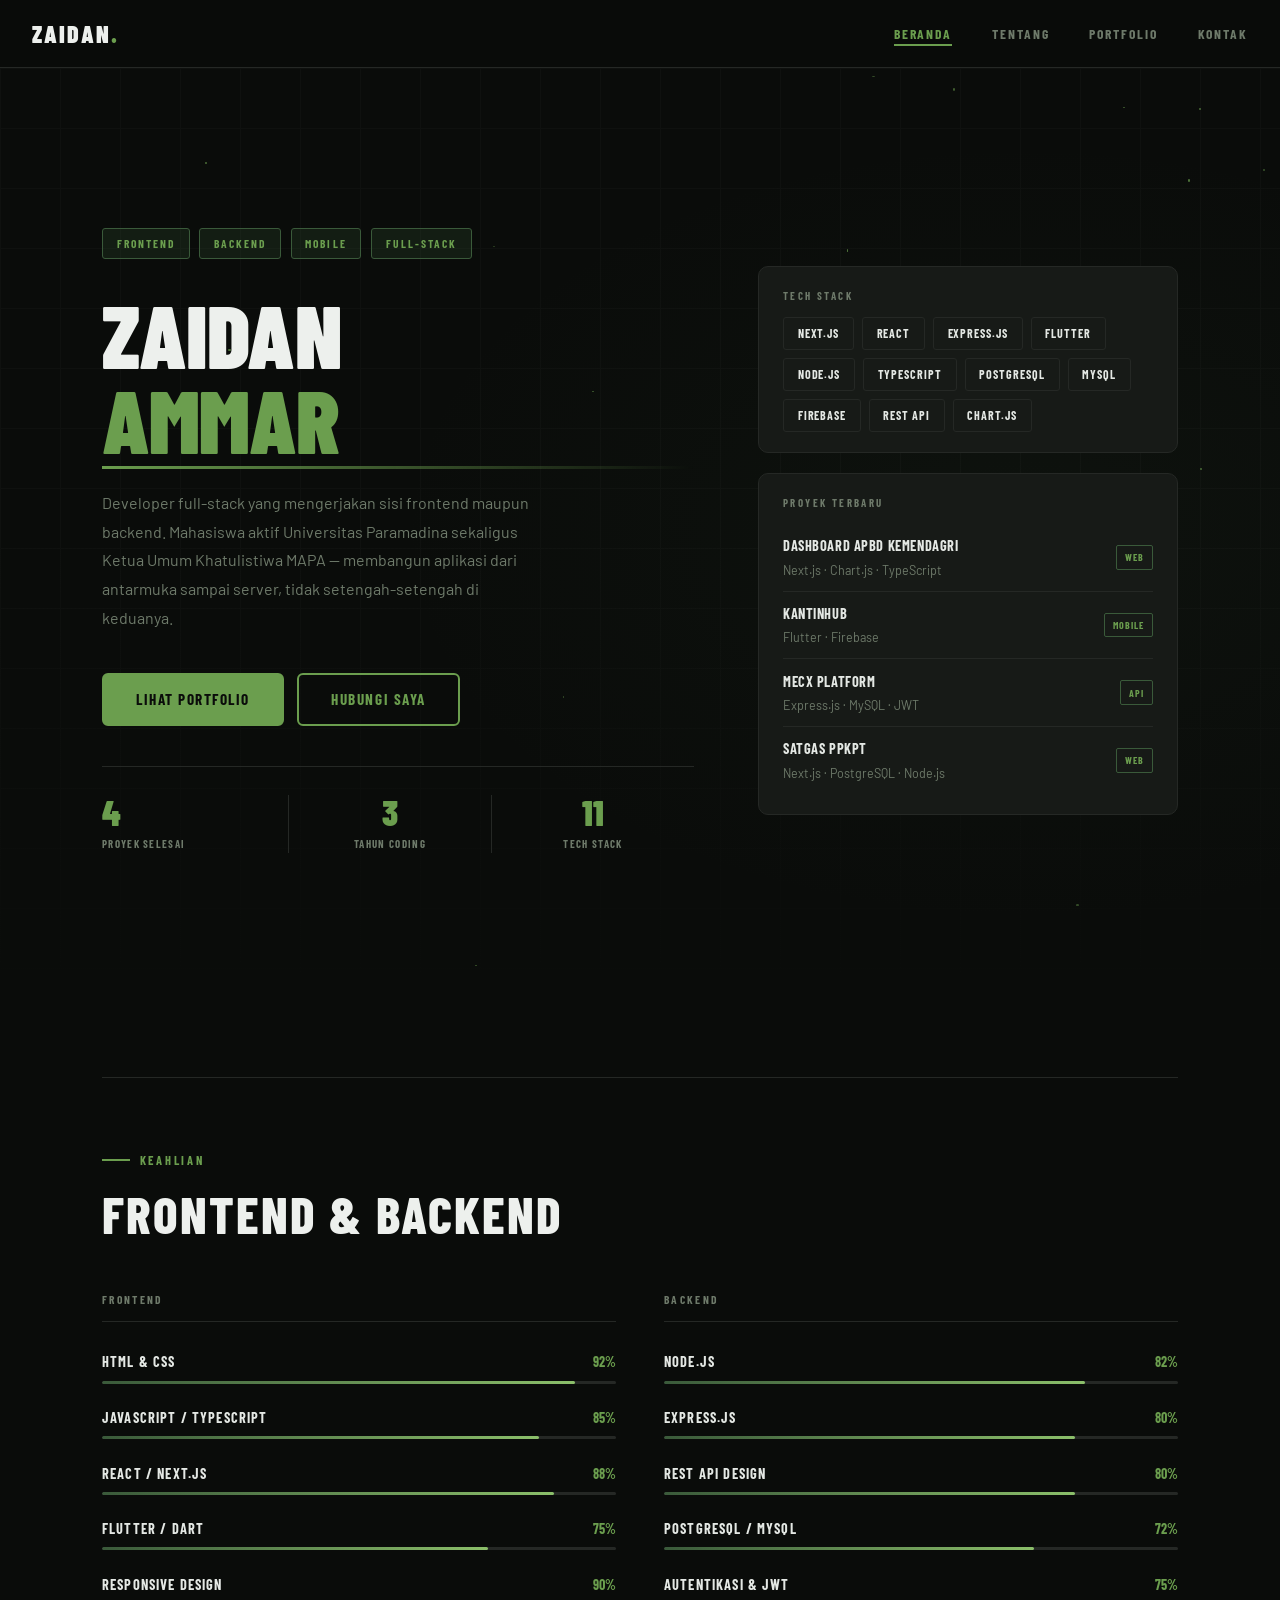
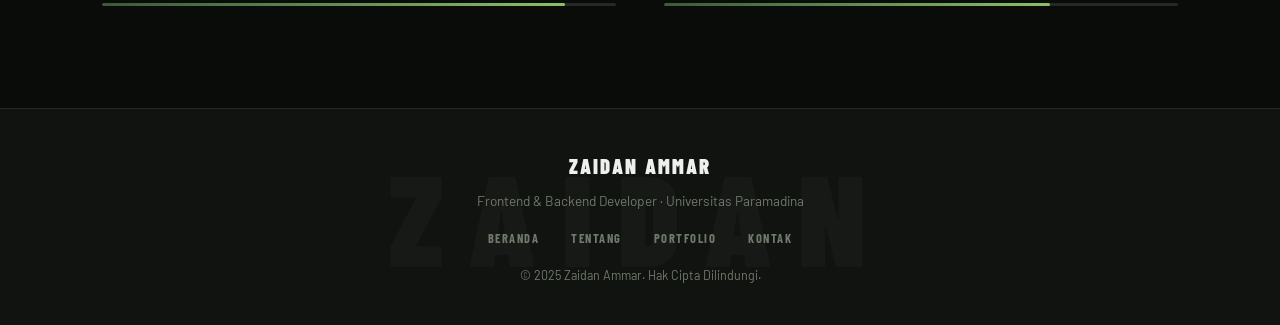
<file: index.html>
<!DOCTYPE html>
<html lang="id">
<head>
  <meta charset="UTF-8" />
  <meta name="viewport" content="width=device-width, initial-scale=1.0" />
  <meta name="description" content="Zaidan Ammar — Frontend dan Backend Developer, Universitas Paramadina" />

  <!-- SEO & Open Graph -->
  <meta property="og:title" content="Zaidan Ammar | Full-Stack Developer" />
  <meta property="og:description" content="Developer full-stack Next.js, Flutter, Node.js. Mahasiswa aktif Universitas Paramadina." />
  <meta property="og:type" content="website" />

  <title>Zaidan Ammar</title>
  <link rel="stylesheet" href="style.css" />
  <style>
    .hero-inner {
      display: grid;
      grid-template-columns: 1fr 420px;
      gap: 4rem;
      align-items: center;
      padding: 5rem 0 4rem;
    }
    .role-pills {
      display: flex;
      gap: 0.6rem;
      margin-bottom: 2rem;
      flex-wrap: wrap;
    }
    .role-pill {
      font-family: var(--font-display);
      font-size: 0.72rem;
      font-weight: 700;
      letter-spacing: 0.18em;
      text-transform: uppercase;
      padding: 0.3rem 0.85rem;
      border-radius: 3px;
      border: 1px solid var(--green);
      color: var(--accent);
      background: var(--green-dim);
      transition: all 0.25s;
    }
    .role-pill:hover {
      background: rgba(58,90,58,0.4);
      border-color: var(--accent);
    }
    .hero-name {
      font-family: var(--font-display);
      font-weight: 900;
      font-size: clamp(3.5rem, 7vw, 6rem);
      text-transform: uppercase;
      letter-spacing: -0.01em;
      line-height: 0.95;
      color: var(--white);
      margin-bottom: 1.75rem;
    }
    .hero-name .line2 {
      color: var(--accent);
      display: block;
      position: relative;
    }
    .hero-name .line2::after {
      content: '';
      position: absolute;
      bottom: -8px; left: 0;
      width: 0; height: 3px;
      background: linear-gradient(to right, var(--accent), transparent);
      animation: nameUnderline 0.8s 0.8s ease forwards;
    }
    @keyframes nameUnderline { to { width: 100%; } }
    .hero-desc {
      font-size: 1rem;
      line-height: 1.8;
      max-width: 440px;
      margin-bottom: 2.5rem;
    }
    .cta-row {
      display: flex;
      gap: 0.85rem;
      flex-wrap: wrap;
    }
    .hero-panel {
      display: flex;
      flex-direction: column;
      gap: 1.25rem;
    }
    .panel-section-title {
      font-family: var(--font-display);
      font-size: 0.68rem;
      font-weight: 700;
      letter-spacing: 0.22em;
      text-transform: uppercase;
      color: var(--muted);
      margin-bottom: 0.75rem;
    }
    .stack-chips { display: flex; flex-wrap: wrap; gap: 0.5rem; }
    .chip {
      font-family: var(--font-display);
      font-size: 0.75rem;
      font-weight: 700;
      letter-spacing: 0.08em;
      text-transform: uppercase;
      padding: 0.35rem 0.85rem;
      border-radius: 3px;
      border: 1px solid var(--border);
      color: var(--text);
      background: var(--surface);
      transition: all var(--trans);
    }
    .chip:hover {
      border-color: var(--green);
      color: var(--accent);
      transform: translateY(-2px);
    }
    .panel-card {
      background: var(--surface);
      border: 1px solid var(--border);
      border-radius: var(--r);
      padding: 1.25rem 1.5rem;
      transition: border-color var(--trans);
    }
    .panel-card:hover { border-color: var(--green); }
    .recent-item {
      display: flex;
      align-items: center;
      justify-content: space-between;
      padding: 0.65rem 0;
      border-bottom: 1px solid var(--border);
      transition: background var(--trans);
    }
    .recent-item:last-child { border-bottom: none; }
    .recent-item:hover { background: rgba(107,158,78,0.03); margin: 0 -1.5rem; padding-left: 1.5rem; padding-right: 1.5rem; }
    .recent-name {
      font-family: var(--font-display);
      font-size: 0.9rem;
      font-weight: 700;
      letter-spacing: 0.04em;
      text-transform: uppercase;
      color: var(--text);
    }
    .recent-stack { font-size: 0.78rem; color: var(--muted); margin-top: 0.1rem; }
    .recent-tag {
      font-family: var(--font-display);
      font-size: 0.62rem;
      font-weight: 700;
      letter-spacing: 0.1em;
      text-transform: uppercase;
      color: var(--accent);
      border: 1px solid var(--green);
      border-radius: 2px;
      padding: 0.2rem 0.5rem;
      white-space: nowrap;
    }
    .skills-split {
      display: grid;
      grid-template-columns: 1fr 1fr;
      gap: 3rem;
    }
    .skill-domain-title {
      font-family: var(--font-display);
      font-size: 0.72rem;
      font-weight: 700;
      letter-spacing: 0.2em;
      text-transform: uppercase;
      color: var(--muted);
      margin-bottom: 1.75rem;
      padding-bottom: 0.75rem;
      border-bottom: 1px solid var(--border);
    }
    .hero-left > * { animation: fadeUp 0.5s ease both; }
    .role-pills  { animation-delay: 0.05s; }
    .hero-name   { animation-delay: 0.12s; }
    .hero-desc   { animation-delay: 0.19s; }
    .cta-row     { animation-delay: 0.26s; }
    .hero-panel  { animation: fadeUp 0.5s ease 0.30s both; }
    .stat-row {
      display: flex;
      gap: 0;
      margin-top: 2.5rem;
      animation: fadeUp 0.5s ease 0.32s both;
      border-top: 1px solid var(--border);
      padding-top: 1.75rem;
    }
    .stat-item {
      flex: 1;
      text-align: center;
      padding: 0 1rem;
      border-right: 1px solid var(--border);
    }
    .stat-item:last-child { border-right: none; }
    .stat-item:first-child { padding-left: 0; text-align: left; }
    .stat-num {
      font-family: var(--font-display);
      font-size: 2.2rem;
      font-weight: 900;
      color: var(--accent);
      line-height: 1;
      display: block;
    }
    .stat-lbl {
      font-family: var(--font-display);
      font-size: 0.68rem;
      font-weight: 700;
      letter-spacing: 0.12em;
      text-transform: uppercase;
      color: var(--muted);
      margin-top: 0.3rem;
      display: block;
    }
    @media (max-width: 960px) {
      .hero-inner { grid-template-columns: 1fr; padding: 4rem 0 3rem; }
      .hero-panel { display: none; }
    }
    @media (max-width: 640px) {
      .skills-split { grid-template-columns: 1fr; gap: 2rem; }
    }
    @keyframes fadeUp {
      from { opacity: 0; transform: translateY(16px); }
      to   { opacity: 1; transform: translateY(0); }
    }
  </style>
</head>
<body>

  <div class="nav-progress" id="progress"></div>

  <nav class="main-nav">
    <div class="nav-brand">Zaidan<span>.</span></div>
    <div class="nav-toggle" onclick="document.getElementById('navLinks').classList.toggle('open')">
      <span></span><span></span><span></span>
    </div>
    <ul class="nav-links" id="navLinks">
      <li><a href="index.html" class="active">Beranda</a></li>
      <li><a href="tentang.html">Tentang</a></li>
      <li><a href="portfolio.html">Portfolio</a></li>
      <!-- FIX: Sebelumnya kontak.html — file aslinya adalah kontak.php -->
      <li><a href="kontak.php">Kontak</a></li>
    </ul>
  </nav>

  <main>
    <section class="hero">
      <div class="hero-grid-lines"></div>
      <div class="hero-grad"></div>
      <div class="hero-particles" id="particles"></div>

      <div class="container" style="width: 100%;">
        <div class="hero-inner">

          <div class="hero-left">
            <div class="role-pills">
              <span class="role-pill">Frontend</span>
              <span class="role-pill">Backend</span>
              <span class="role-pill">Mobile</span>
              <span class="role-pill">Full-Stack</span>
            </div>

            <div class="hero-name">
              Zaidan
              <span class="line2">Ammar</span>
            </div>

            <p class="hero-desc">
              Developer full-stack yang mengerjakan sisi frontend maupun backend. Mahasiswa aktif Universitas Paramadina sekaligus Ketua Umum Khatulistiwa MAPA — membangun aplikasi dari antarmuka sampai server, tidak setengah-setengah di keduanya.
            </p>

            <div class="cta-row">
              <a href="portfolio.html" class="btn btn-solid">Lihat Portfolio</a>
              <!-- FIX: kontak.html → kontak.php -->
              <a href="kontak.php" class="btn btn-ghost">Hubungi Saya</a>
            </div>

            <div class="stat-row">
              <div class="stat-item">
                <span class="stat-num" data-count="4">0</span>
                <span class="stat-lbl">Proyek Selesai</span>
              </div>
              <div class="stat-item">
                <span class="stat-num" data-count="3">0</span>
                <span class="stat-lbl">Tahun Coding</span>
              </div>
              <div class="stat-item">
                <span class="stat-num" data-count="11">0</span>
                <span class="stat-lbl">Tech Stack</span>
              </div>
            </div>
          </div>

          <div class="hero-panel">
            <div class="panel-card">
              <div class="panel-section-title">Tech Stack</div>
              <div class="stack-chips">
                <span class="chip">Next.js</span>
                <span class="chip">React</span>
                <span class="chip">Express.js</span>
                <span class="chip">Flutter</span>
                <span class="chip">Node.js</span>
                <span class="chip">TypeScript</span>
                <span class="chip">PostgreSQL</span>
                <span class="chip">MySQL</span>
                <span class="chip">Firebase</span>
                <span class="chip">REST API</span>
                <span class="chip">Chart.js</span>
              </div>
            </div>

            <div class="panel-card">
              <div class="panel-section-title">Proyek Terbaru</div>
              <div class="recent-item">
                <div>
                  <div class="recent-name">Dashboard APBD Kemendagri</div>
                  <div class="recent-stack">Next.js · Chart.js · TypeScript</div>
                </div>
                <span class="recent-tag">Web</span>
              </div>
              <div class="recent-item">
                <div>
                  <div class="recent-name">KantinHub</div>
                  <div class="recent-stack">Flutter · Firebase</div>
                </div>
                <span class="recent-tag">Mobile</span>
              </div>
              <div class="recent-item">
                <div>
                  <div class="recent-name">MECX Platform</div>
                  <div class="recent-stack">Express.js · MySQL · JWT</div>
                </div>
                <span class="recent-tag">API</span>
              </div>
              <div class="recent-item">
                <div>
                  <div class="recent-name">Satgas PPKPT</div>
                  <div class="recent-stack">Next.js · PostgreSQL · Node.js</div>
                </div>
                <span class="recent-tag">Web</span>
              </div>
            </div>
          </div>

        </div>
      </div>
    </section>

    <section>
      <div class="container">
        <hr style="margin-bottom: 4rem;" />
        <span class="label reveal">Keahlian</span>
        <h2 style="margin-bottom: 3rem;" class="reveal reveal-delay-1">Frontend &amp; Backend</h2>

        <div class="skills-split">
          <div class="reveal reveal-delay-2">
            <div class="skill-domain-title">Frontend</div>
            <div class="skill-row">
              <div class="skill-head"><span>HTML &amp; CSS</span><span>92%</span></div>
              <div class="skill-track"><div class="skill-fill" style="--target-width: 92%"></div></div>
            </div>
            <div class="skill-row">
              <div class="skill-head"><span>JavaScript / TypeScript</span><span>85%</span></div>
              <div class="skill-track"><div class="skill-fill" style="--target-width: 85%"></div></div>
            </div>
            <div class="skill-row">
              <div class="skill-head"><span>React / Next.js</span><span>88%</span></div>
              <div class="skill-track"><div class="skill-fill" style="--target-width: 88%"></div></div>
            </div>
            <div class="skill-row">
              <div class="skill-head"><span>Flutter / Dart</span><span>75%</span></div>
              <div class="skill-track"><div class="skill-fill" style="--target-width: 75%"></div></div>
            </div>
            <div class="skill-row">
              <div class="skill-head"><span>Responsive Design</span><span>90%</span></div>
              <div class="skill-track"><div class="skill-fill" style="--target-width: 90%"></div></div>
            </div>
          </div>

          <div class="reveal reveal-delay-3">
            <div class="skill-domain-title">Backend</div>
            <div class="skill-row">
              <div class="skill-head"><span>Node.js</span><span>82%</span></div>
              <div class="skill-track"><div class="skill-fill" style="--target-width: 82%"></div></div>
            </div>
            <div class="skill-row">
              <div class="skill-head"><span>Express.js</span><span>80%</span></div>
              <div class="skill-track"><div class="skill-fill" style="--target-width: 80%"></div></div>
            </div>
            <div class="skill-row">
              <div class="skill-head"><span>REST API Design</span><span>80%</span></div>
              <div class="skill-track"><div class="skill-fill" style="--target-width: 80%"></div></div>
            </div>
            <div class="skill-row">
              <div class="skill-head"><span>PostgreSQL / MySQL</span><span>72%</span></div>
              <div class="skill-track"><div class="skill-fill" style="--target-width: 72%"></div></div>
            </div>
            <div class="skill-row">
              <div class="skill-head"><span>Autentikasi &amp; JWT</span><span>75%</span></div>
              <div class="skill-track"><div class="skill-fill" style="--target-width: 75%"></div></div>
            </div>
          </div>
        </div>

      </div>
    </section>
  </main>

  <footer>
    <div class="container">
      <div class="foot-brand">Zaidan Ammar</div>
      <p>Frontend &amp; Backend Developer · Universitas Paramadina</p>
      <nav class="foot-links">
        <a href="index.html">Beranda</a>
        <a href="tentang.html">Tentang</a>
        <a href="portfolio.html">Portfolio</a>
        <!-- FIX: kontak.html → kontak.php -->
        <a href="kontak.php">Kontak</a>
      </nav>
      <p style="margin-top:0.75rem; font-size:0.78rem;">&copy; 2025 Zaidan Ammar. Hak Cipta Dilindungi.</p>
    </div>
  </footer>

  <script>
    window.addEventListener('scroll', () => {
      const total = document.documentElement.scrollHeight - window.innerHeight;
      document.getElementById('progress').style.width = (total > 0 ? (window.scrollY / total) * 100 : 0) + '%';
    });

    (function spawnParticles() {
      const container = document.getElementById('particles');
      if (!container) return;
      for (let i = 0; i < 18; i++) {
        const p = document.createElement('span');
        p.className = 'particle';
        p.style.cssText = `
          left: ${Math.random() * 100}%;
          top: ${Math.random() * 100}%;
          animation-duration: ${6 + Math.random() * 10}s;
          animation-delay: ${Math.random() * 8}s;
          width: ${1 + Math.random() * 2}px;
          height: ${1 + Math.random() * 2}px;
          opacity: ${0.3 + Math.random() * 0.4};
        `;
        container.appendChild(p);
      }
    })();

    function animateCount(el, target, duration) {
      let start = 0;
      const step = (timestamp) => {
        if (!start) start = timestamp;
        const progress = Math.min((timestamp - start) / duration, 1);
        el.textContent = Math.round(progress * target);
        if (progress < 1) requestAnimationFrame(step);
        else el.textContent = target;
      };
      requestAnimationFrame(step);
    }

    // FIX: Counter sekarang dijalankan langsung saat halaman load
    // (sebelumnya hanya trigger via IntersectionObserver yang tidak mendeteksi
    //  elemen hero yang sudah visible dari awal)
    window.addEventListener('DOMContentLoaded', () => {
      document.querySelectorAll('[data-count]').forEach(c => {
        animateCount(c, parseInt(c.dataset.count), 1500);
      });
    });

    const observer = new IntersectionObserver((entries) => {
      entries.forEach(entry => {
        if (entry.isIntersecting) {
          entry.target.classList.add('visible');
          entry.target.querySelectorAll('.skill-fill').forEach(fill => {
            fill.classList.add('animated');
          });
          observer.unobserve(entry.target);
        }
      });
    }, { threshold: 0.15 });

    document.querySelectorAll('.reveal').forEach(el => observer.observe(el));

    const skillObs = new IntersectionObserver((entries) => {
      entries.forEach(entry => {
        if (entry.isIntersecting) {
          entry.target.querySelectorAll('.skill-fill').forEach(fill => fill.classList.add('animated'));
          skillObs.unobserve(entry.target);
        }
      });
    }, { threshold: 0.2 });

    document.querySelectorAll('.skills-split').forEach(el => skillObs.observe(el));
  </script>

</body>
</html>
</file>
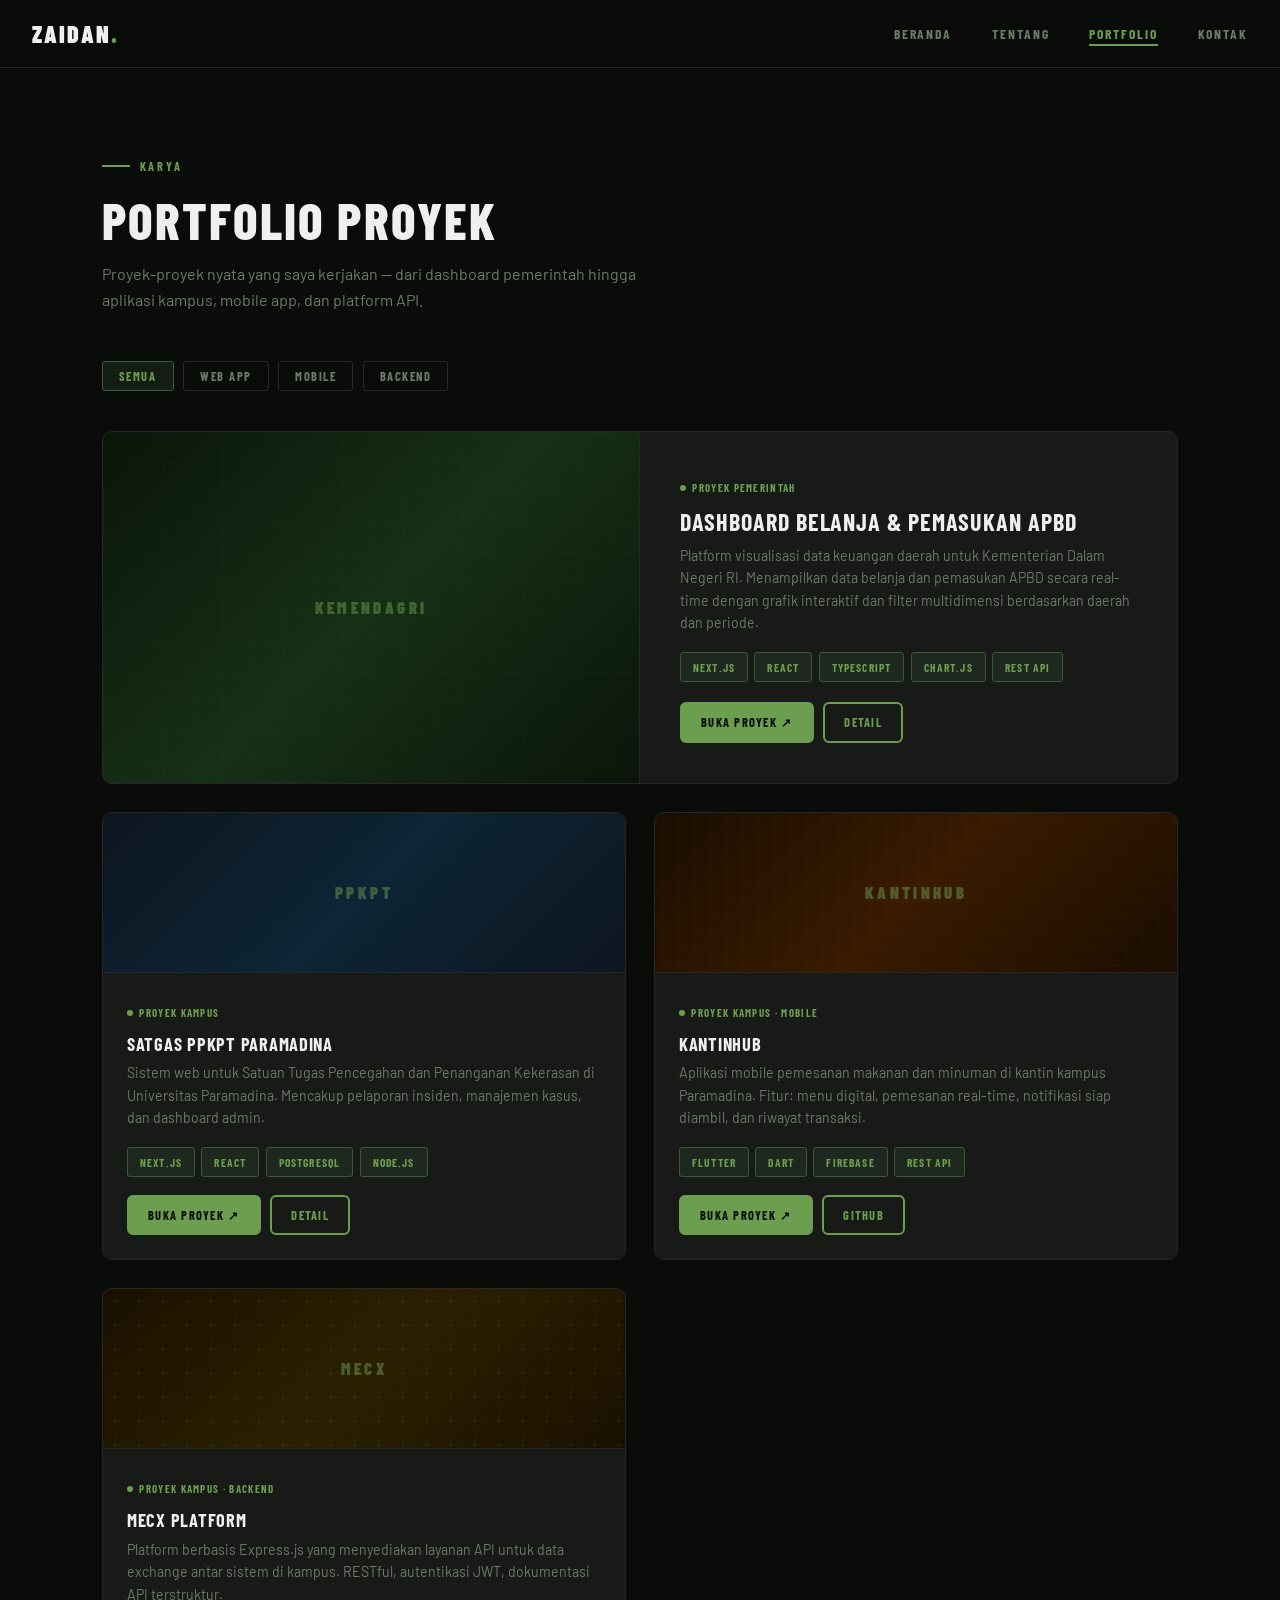
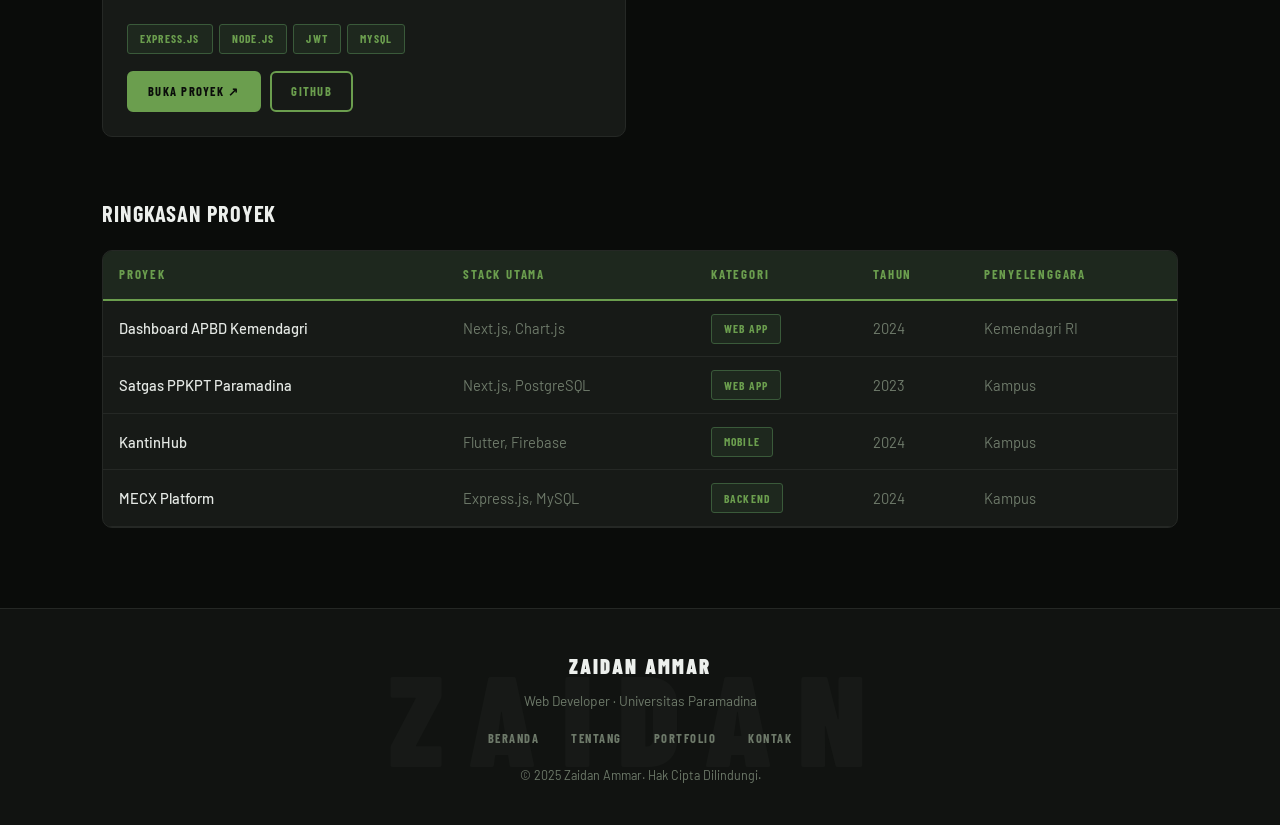
<file: portfolio.html>
<!DOCTYPE html>
<html lang="id">
<head>
  <meta charset="UTF-8" />
  <meta name="viewport" content="width=device-width, initial-scale=1.0" />
  <title>Zaidan Ammar | Portfolio</title>
  <meta name="description" content="Portfolio proyek Zaidan Ammar — Dashboard Kemendagri, KantinHub, MECX Platform, Satgas PPKPT." />
  <link rel="stylesheet" href="style.css" />
  <style>
    .proj-grid {
      display: grid;
      grid-template-columns: 1fr 1fr;
      gap: 1.75rem;
    }
    .proj-featured {
      grid-column: 1 / -1;
      display: grid;
      grid-template-columns: 1fr 1fr;
      background: var(--surface);
      border: 1px solid var(--border);
      border-radius: var(--r);
      overflow: hidden;
      transition: all 0.35s cubic-bezier(0.22, 1, 0.36, 1);
    }
    .proj-featured:hover {
      border-color: var(--green);
      box-shadow: var(--glow);
      transform: translateY(-4px);
    }
    .proj-featured .proj-thumb {
      height: 100%;
      min-height: 240px;
      border-bottom: none;
      border-right: 1px solid var(--border);
    }
    .proj-featured .proj-body { padding: 2.5rem; }
    .proj-featured h3 { font-size: 1.5rem; margin-bottom: 0.6rem; }
    .status {
      display: inline-flex;
      align-items: center;
      gap: 0.4rem;
      font-family: var(--font-display);
      font-size: 0.68rem;
      font-weight: 700;
      letter-spacing: 0.12em;
      text-transform: uppercase;
      color: var(--accent);
      margin-bottom: 0.75rem;
    }
    .status-dot {
      width: 6px; height: 6px;
      border-radius: 50%;
      background: var(--accent);
      animation: blink 2s infinite;
    }
    @keyframes blink {
      0%, 100% { opacity: 1; transform: scale(1); }
      50% { opacity: 0.4; transform: scale(0.8); }
    }

    /* FIX: Filter menyembunyikan featured card dengan benar */
    /* Saat filter aktif, proj-grid diubah ke 1 kolom kalau featured tersembunyi */
    .proj-grid.no-featured {
      grid-template-columns: 1fr 1fr;
    }

    @media (max-width: 900px) {
      .proj-grid { grid-template-columns: 1fr; }
      .proj-featured { grid-template-columns: 1fr; }
      .proj-featured .proj-thumb { border-right: none; border-bottom: 1px solid var(--border); min-height: 160px; }
    }
  </style>
</head>
<body>

  <div class="nav-progress" id="progress"></div>

  <nav class="main-nav">
    <div class="nav-brand">Zaidan<span>.</span></div>
    <div class="nav-toggle" onclick="document.getElementById('navLinks').classList.toggle('open')">
      <span></span><span></span><span></span>
    </div>
    <ul class="nav-links" id="navLinks">
      <li><a href="index.html">Beranda</a></li>
      <li><a href="tentang.html">Tentang</a></li>
      <li><a href="portfolio.html" class="active">Portfolio</a></li>
      <!-- FIX: kontak.html → kontak.php -->
      <li><a href="kontak.php">Kontak</a></li>
    </ul>
  </nav>

  <main>
    <section>
      <div class="container">
        <span class="label reveal">Karya</span>
        <h2 style="margin-bottom: 0.75rem;" class="reveal reveal-delay-1">Portfolio Proyek</h2>
        <p style="margin-bottom: 3rem; font-size: 1rem; max-width: 540px;" class="reveal reveal-delay-2">
          Proyek-proyek nyata yang saya kerjakan — dari dashboard pemerintah hingga aplikasi kampus, mobile app, dan platform API.
        </p>

        <!-- Filter bar -->
        <div class="filter-bar reveal reveal-delay-3">
          <button class="filter-btn active" onclick="filterProj('all', this)">Semua</button>
          <button class="filter-btn" onclick="filterProj('web', this)">Web App</button>
          <button class="filter-btn" onclick="filterProj('mobile', this)">Mobile</button>
          <button class="filter-btn" onclick="filterProj('backend', this)">Backend</button>
        </div>

        <!-- Projects grid -->
        <div class="proj-grid" id="projGrid">

          <!-- 1. Dashboard APBD Kemendagri — FEATURED -->
          <div class="proj-featured proj-card reveal" data-cat="web" id="featuredProj">
            <div class="proj-thumb" style="background: linear-gradient(135deg, #0a150a, #163016, #0a150a);">
              <svg width="100%" height="100%" style="position:absolute;inset:0;opacity:0.15" xmlns="http://www.w3.org/2000/svg">
                <defs><pattern id="g1" width="30" height="30" patternUnits="userSpaceOnUse"><path d="M 30 0 L 0 0 0 30" fill="none" stroke="#6b9e4e" stroke-width="0.5"/></pattern></defs>
                <rect width="100%" height="100%" fill="url(#g1)"/>
              </svg>
              <span class="proj-thumb-text">Kemendagri</span>
            </div>
            <div class="proj-body">
              <div class="status"><span class="status-dot"></span>Proyek Pemerintah</div>
              <h3>Dashboard Belanja &amp; Pemasukan APBD</h3>
              <p>Platform visualisasi data keuangan daerah untuk Kementerian Dalam Negeri RI. Menampilkan data belanja dan pemasukan APBD secara real-time dengan grafik interaktif dan filter multidimensi berdasarkan daerah dan periode.</p>
              <div class="proj-tags" style="margin-bottom: 1.25rem;">
                <span class="tag">Next.js</span>
                <span class="tag">React</span>
                <span class="tag">TypeScript</span>
                <span class="tag">Chart.js</span>
                <span class="tag">REST API</span>
              </div>
              <div class="proj-links">
                <!--
                  ⚠️  GANTI LINK DI BAWAH INI:
                  Contoh: href="https://dashboard-apbd.vercel.app"
                -->
                <a href="#" class="btn btn-solid btn-sm" title="Tambahkan link Vercel di sini">Buka Proyek ↗</a>
                <a href="#" class="btn btn-ghost btn-sm">Detail</a>
              </div>
            </div>
          </div>

          <!-- 2. Satgas PPKPT -->
          <div class="proj-card reveal reveal-delay-1" data-cat="web">
            <div class="proj-thumb" style="background: linear-gradient(135deg, #0d1520, #0d2535, #0d1520);">
              <svg width="100%" height="100%" style="position:absolute;inset:0;opacity:0.12" xmlns="http://www.w3.org/2000/svg">
                <defs><pattern id="g2" width="20" height="20" patternUnits="userSpaceOnUse"><circle cx="10" cy="10" r="0.8" fill="#6b9e4e"/></pattern></defs>
                <rect width="100%" height="100%" fill="url(#g2)"/>
              </svg>
              <span class="proj-thumb-text">PPKPT</span>
            </div>
            <div class="proj-body">
              <div class="status"><span class="status-dot"></span>Proyek Kampus</div>
              <h3>Satgas PPKPT Paramadina</h3>
              <p>Sistem web untuk Satuan Tugas Pencegahan dan Penanganan Kekerasan di Universitas Paramadina. Mencakup pelaporan insiden, manajemen kasus, dan dashboard admin.</p>
              <div class="proj-tags">
                <span class="tag">Next.js</span>
                <span class="tag">React</span>
                <span class="tag">PostgreSQL</span>
                <span class="tag">Node.js</span>
              </div>
              <div class="proj-links" style="margin-top: 1rem;">
                <!-- ⚠️  GANTI LINK INI dengan link Vercel PPKPT kamu -->
                <a href="#" class="btn btn-solid btn-sm" title="Tambahkan link Vercel di sini">Buka Proyek ↗</a>
                <a href="#" class="btn btn-ghost btn-sm">Detail</a>
              </div>
            </div>
          </div>

          <!-- 3. KantinHub -->
          <div class="proj-card reveal reveal-delay-2" data-cat="mobile">
            <div class="proj-thumb" style="background: linear-gradient(135deg, #1a0d00, #3a1a00, #1a0d00);">
              <svg width="100%" height="100%" style="position:absolute;inset:0;opacity:0.12" xmlns="http://www.w3.org/2000/svg">
                <defs><pattern id="g3" width="16" height="16" patternUnits="userSpaceOnUse"><path d="M8 0 L8 16 M0 8 L16 8" fill="none" stroke="#6b9e4e" stroke-width="0.4"/></pattern></defs>
                <rect width="100%" height="100%" fill="url(#g3)"/>
              </svg>
              <span class="proj-thumb-text">KantinHub</span>
            </div>
            <div class="proj-body">
              <div class="status"><span class="status-dot"></span>Proyek Kampus · Mobile</div>
              <h3>KantinHub</h3>
              <p>Aplikasi mobile pemesanan makanan dan minuman di kantin kampus Paramadina. Fitur: menu digital, pemesanan real-time, notifikasi siap diambil, dan riwayat transaksi.</p>
              <div class="proj-tags">
                <span class="tag">Flutter</span>
                <span class="tag">Dart</span>
                <span class="tag">Firebase</span>
                <span class="tag">REST API</span>
              </div>
              <div class="proj-links" style="margin-top: 1rem;">
                <!-- ⚠️  GANTI LINK INI dengan link demo/APK KantinHub kamu -->
                <a href="#" class="btn btn-solid btn-sm" title="Tambahkan link demo di sini">Buka Proyek ↗</a>
                <!-- ⚠️  GANTI LINK INI dengan link GitHub repo kamu -->
                <a href="https://github.com/USERNAME_KAMU" target="_blank" class="btn btn-ghost btn-sm">GitHub</a>
              </div>
            </div>
          </div>

          <!-- 4. MECX -->
          <div class="proj-card reveal reveal-delay-3" data-cat="backend">
            <div class="proj-thumb" style="background: linear-gradient(135deg, #1a1000, #2a2000, #1a1000);">
              <svg width="100%" height="100%" style="position:absolute;inset:0;opacity:0.12" xmlns="http://www.w3.org/2000/svg">
                <defs><pattern id="g4" width="24" height="24" patternUnits="userSpaceOnUse"><path d="M0 12 L24 12 M12 0 L12 24" fill="none" stroke="#6b9e4e" stroke-width="0.4"/><circle cx="12" cy="12" r="1.5" fill="#6b9e4e"/></pattern></defs>
                <rect width="100%" height="100%" fill="url(#g4)"/>
              </svg>
              <span class="proj-thumb-text">MECX</span>
            </div>
            <div class="proj-body">
              <div class="status"><span class="status-dot"></span>Proyek Kampus · Backend</div>
              <h3>MECX Platform</h3>
              <p>Platform berbasis Express.js yang menyediakan layanan API untuk data exchange antar sistem di kampus. RESTful, autentikasi JWT, dokumentasi API terstruktur.</p>
              <div class="proj-tags">
                <span class="tag">Express.js</span>
                <span class="tag">Node.js</span>
                <span class="tag">JWT</span>
                <span class="tag">MySQL</span>
              </div>
              <div class="proj-links" style="margin-top: 1rem;">
                <!-- ⚠️  GANTI LINK INI dengan link demo MECX kamu -->
                <a href="#" class="btn btn-solid btn-sm" title="Tambahkan link demo di sini">Buka Proyek ↗</a>
                <!-- ⚠️  GANTI LINK INI dengan link GitHub repo MECX kamu -->
                <a href="https://github.com/USERNAME_KAMU" target="_blank" class="btn btn-ghost btn-sm">GitHub</a>
              </div>
            </div>
          </div>

        </div>

        <!-- Tabel ringkasan -->
        <h3 style="margin: 4rem 0 1.5rem; color: var(--white);" class="reveal">Ringkasan Proyek</h3>
        <div style="background: var(--surface); border: 1px solid var(--border); border-radius: var(--r); overflow: hidden;" class="reveal reveal-delay-1">
          <table>
            <thead>
              <tr>
                <th>Proyek</th>
                <th>Stack Utama</th>
                <th>Kategori</th>
                <th>Tahun</th>
                <th>Penyelenggara</th>
              </tr>
            </thead>
            <tbody>
              <tr>
                <td>Dashboard APBD Kemendagri</td>
                <td>Next.js, Chart.js</td>
                <td><span class="tag">Web App</span></td>
                <td>2024</td>
                <td>Kemendagri RI</td>
              </tr>
              <tr>
                <td>Satgas PPKPT Paramadina</td>
                <td>Next.js, PostgreSQL</td>
                <td><span class="tag">Web App</span></td>
                <td>2023</td>
                <td>Kampus</td>
              </tr>
              <tr>
                <td>KantinHub</td>
                <td>Flutter, Firebase</td>
                <td><span class="tag">Mobile</span></td>
                <td>2024</td>
                <td>Kampus</td>
              </tr>
              <tr>
                <td>MECX Platform</td>
                <td>Express.js, MySQL</td>
                <td><span class="tag">Backend</span></td>
                <td>2024</td>
                <td>Kampus</td>
              </tr>
            </tbody>
          </table>
        </div>

      </div>
    </section>
  </main>

  <footer>
    <div class="container">
      <div class="foot-brand">Zaidan Ammar</div>
      <p>Web Developer · Universitas Paramadina</p>
      <nav class="foot-links">
        <a href="index.html">Beranda</a>
        <a href="tentang.html">Tentang</a>
        <a href="portfolio.html">Portfolio</a>
        <!-- FIX: kontak.html → kontak.php -->
        <a href="kontak.php">Kontak</a>
      </nav>
      <p style="margin-top:0.75rem; font-size:0.78rem;">&copy; 2025 Zaidan Ammar. Hak Cipta Dilindungi.</p>
    </div>
  </footer>

  <script>
    window.addEventListener('scroll', () => {
      const total = document.documentElement.scrollHeight - window.innerHeight;
      document.getElementById('progress').style.width = (total > 0 ? (window.scrollY / total) * 100 : 0) + '%';
    });

    // FIX: Filter sekarang menangani proj-featured dengan benar
    // Saat featured card tersembunyi, grid-column-nya di-reset biar tidak ada gap kosong
    function filterProj(cat, btn) {
      document.querySelectorAll('.filter-btn').forEach(b => b.classList.remove('active'));
      btn.classList.add('active');

      const grid = document.getElementById('projGrid');
      const featured = document.getElementById('featuredProj');

      document.querySelectorAll('[data-cat]').forEach(card => {
        const show = cat === 'all' || card.dataset.cat === cat;

        if (!show) {
          card.style.transition = 'opacity 0.25s, transform 0.25s';
          card.style.opacity = '0';
          card.style.transform = 'translateY(10px)';
          setTimeout(() => {
            card.style.display = 'none';
            // Kalau featured tersembunyi, hapus span penuh
            if (card === featured) {
              card.style.gridColumn = '';
            }
          }, 250);
        } else {
          card.style.display = '';
          // Kembalikan span penuh untuk featured
          if (card === featured) {
            card.style.gridColumn = '1 / -1';
          }
          setTimeout(() => {
            card.style.opacity = '1';
            card.style.transform = '';
          }, 10);
        }
      });
    }

    const observer = new IntersectionObserver((entries) => {
      entries.forEach(entry => {
        if (entry.isIntersecting) {
          entry.target.classList.add('visible');
          observer.unobserve(entry.target);
        }
      });
    }, { threshold: 0.1 });

    document.querySelectorAll('.reveal').forEach(el => observer.observe(el));
  </script>

</body>
</html>
</file>
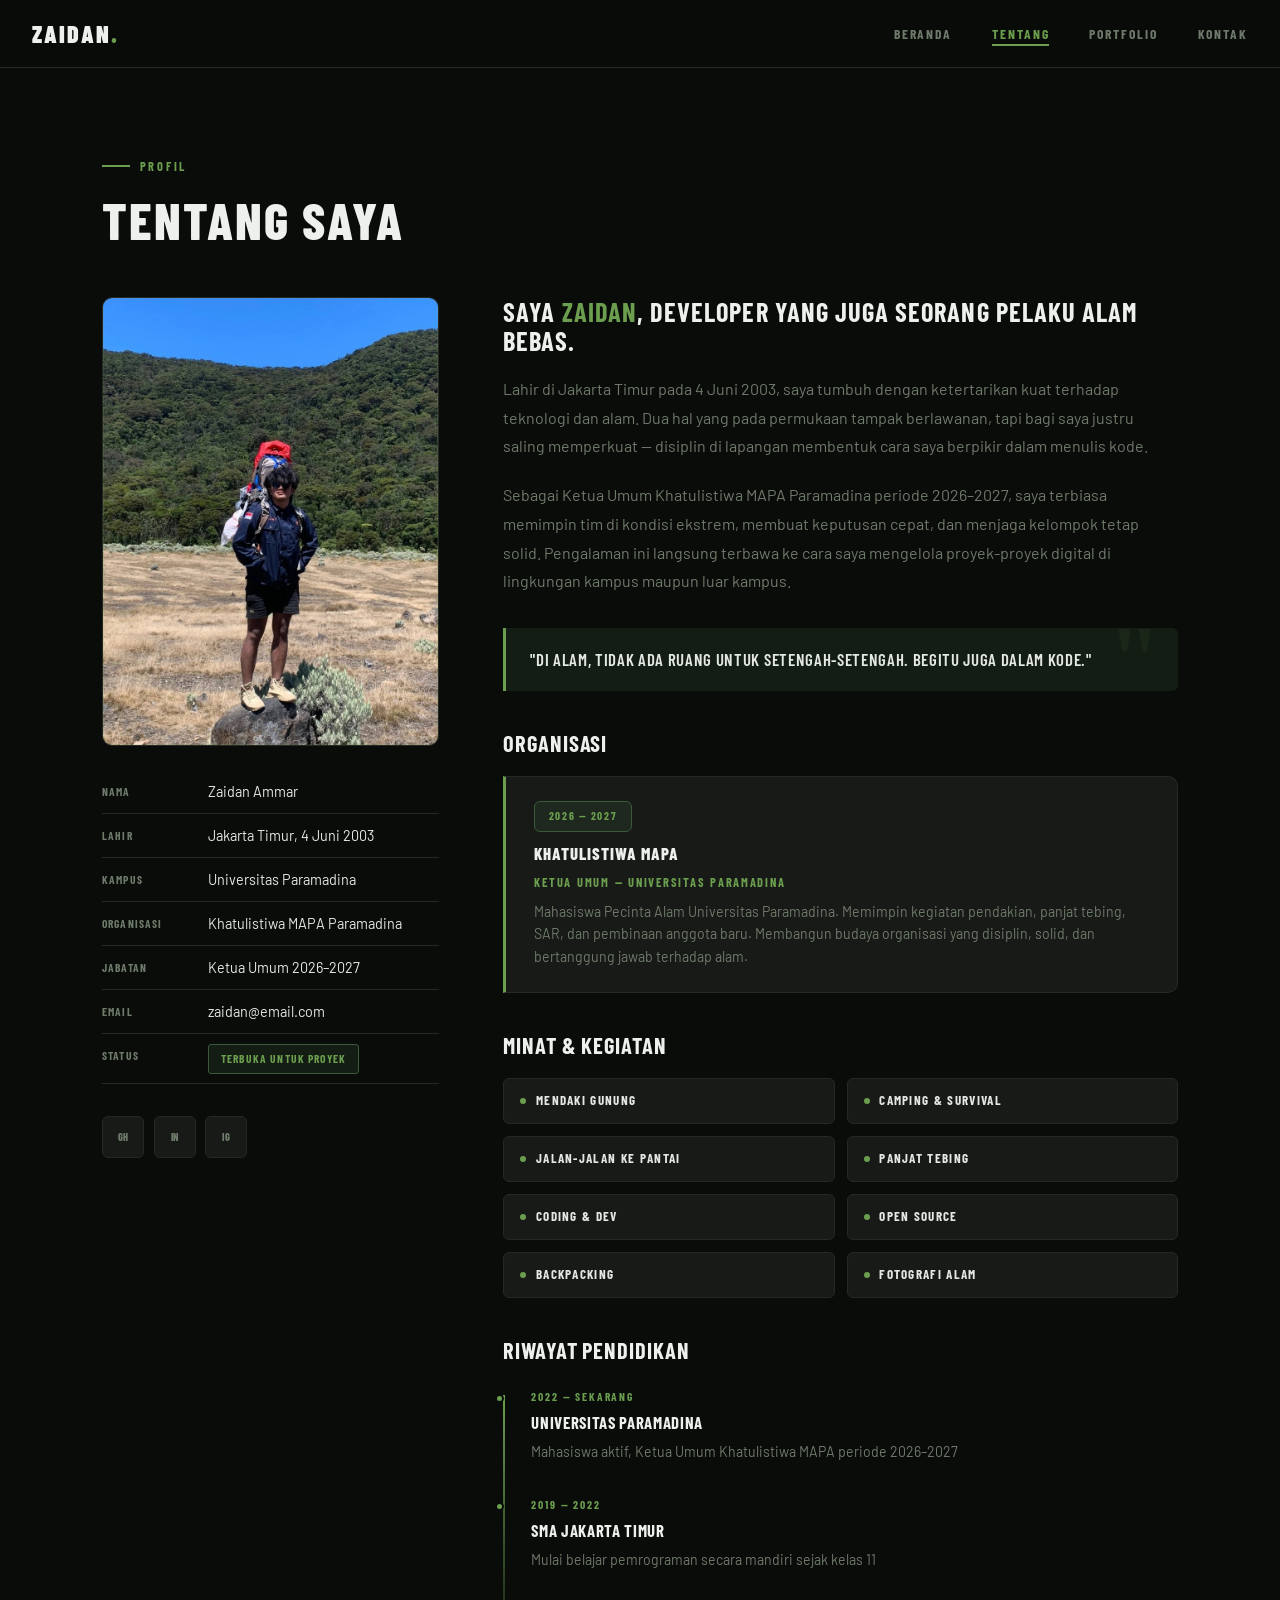
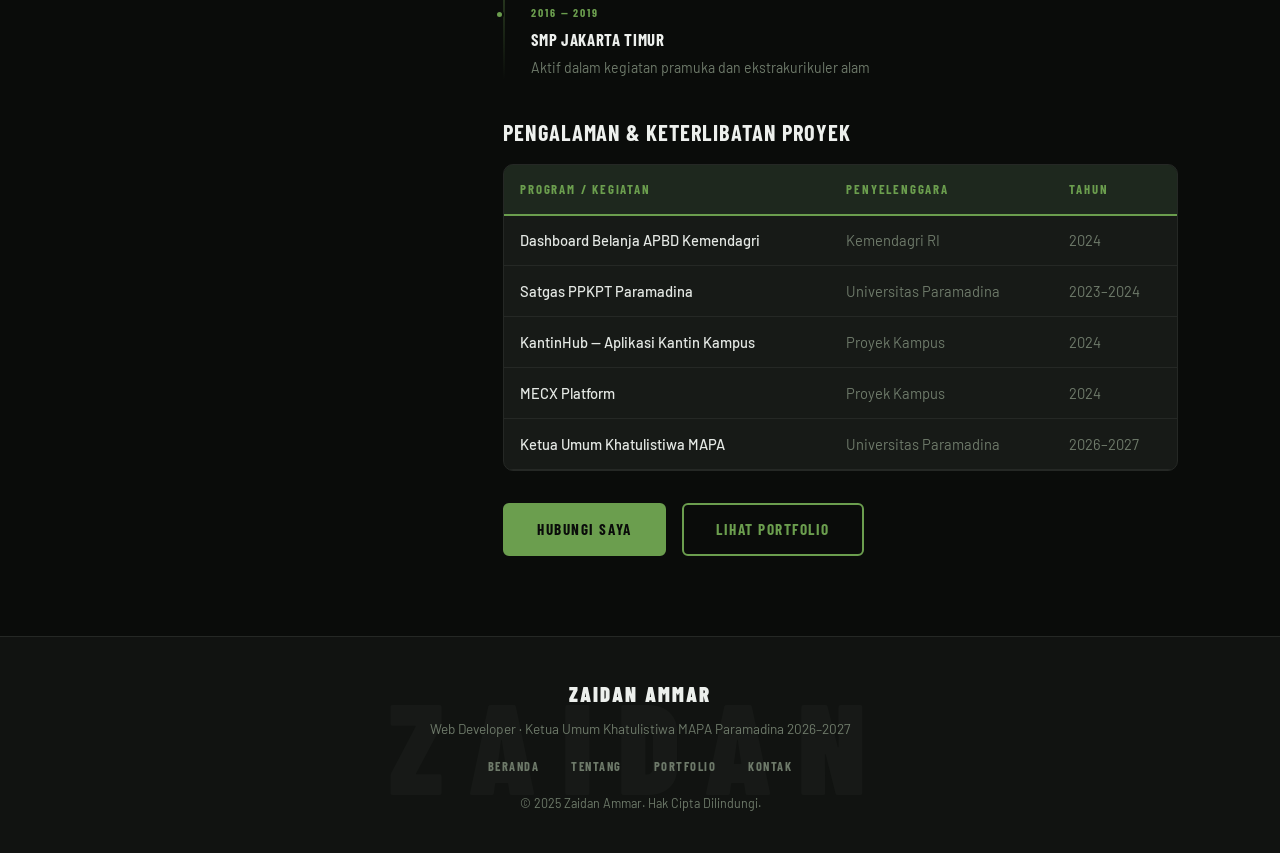
<file: tentang.html>
<!DOCTYPE html>
<html lang="id">
<head>
  <meta charset="UTF-8" />
  <meta name="viewport" content="width=device-width, initial-scale=1.0" />
  <title>Zaidan Ammar | Tentang</title>
  <link rel="stylesheet" href="style.css" />
  <style>
    .hl { color: var(--accent); }

    /* ---- Table wrap ---- */
    .table-wrap {
      background: var(--surface);
      border: 1px solid var(--border);
      border-radius: var(--r);
      overflow: hidden;
    }

    /* ---- Period badge ---- */
    .period-badge {
      display: inline-flex;
      align-items: center;
      gap: 0.5rem;
      background: var(--green-dim);
      border: 1px solid var(--green);
      border-radius: var(--r-sm);
      padding: 0.35rem 0.85rem;
      font-family: var(--font-display);
      font-size: 0.7rem;
      font-weight: 700;
      letter-spacing: 0.14em;
      text-transform: uppercase;
      color: var(--accent);
      margin-bottom: 0.5rem;
    }
  </style>
</head>
<body>

  <div class="nav-progress" id="progress"></div>

  <nav class="main-nav">
    <div class="nav-brand">Zaidan<span>.</span></div>
    <div class="nav-toggle" onclick="document.getElementById('navLinks').classList.toggle('open')">
      <span></span><span></span><span></span>
    </div>
    <ul class="nav-links" id="navLinks">
      <li><a href="index.html">Beranda</a></li>
      <li><a href="tentang.html" class="active">Tentang</a></li>
      <li><a href="portfolio.html">Portfolio</a></li>
      <li><a href="kontak.html">Kontak</a></li>
    </ul>
  </nav>

  <main>
    <section>
      <div class="container">
        <span class="label reveal">Profil</span>
        <h2 style="margin-bottom: 3rem;" class="reveal reveal-delay-1">Tentang Saya</h2>

        <div class="grid-about">

          <!-- Kolom kiri: foto + data -->
          <div class="reveal reveal-delay-1">
            <div class="about-photo">
              <img
                src="image/profil.jpg"
                alt="Zaidan Ammar"
                onerror="this.style.display='none'; this.nextElementSibling.style.display='flex'"
              />
              <span class="photo-init" style="display:none">ZA</span>
            </div>

            <!-- Data Diri -->
            <ul class="info-list">
              <li>
                <span class="info-key">Nama</span>
                <span class="info-val">Zaidan Ammar</span>
              </li>
              <li>
                <span class="info-key">Lahir</span>
                <span class="info-val">Jakarta Timur, 4 Juni 2003</span>
              </li>
              <li>
                <span class="info-key">Kampus</span>
                <span class="info-val">Universitas Paramadina</span>
              </li>
              <li>
                <span class="info-key">Organisasi</span>
                <span class="info-val">Khatulistiwa MAPA Paramadina</span>
              </li>
              <li>
                <span class="info-key">Jabatan</span>
                <span class="info-val">Ketua Umum 2026–2027</span>
              </li>
              <li>
                <span class="info-key">Email</span>
                <a href="mailto:zaidan@email.com" class="info-val">zaidan@email.com</a>
              </li>
              <li>
                <span class="info-key">Status</span>
                <span class="info-val"><span class="tag">Terbuka untuk Proyek</span></span>
              </li>
            </ul>

            <!-- Social -->
            <div class="soc-links">
              <a href="https://github.com" target="_blank" rel="noopener" class="soc-link" title="GitHub">GH</a>
              <a href="https://linkedin.com" target="_blank" rel="noopener" class="soc-link" title="LinkedIn">IN</a>
              <a href="https://instagram.com" target="_blank" rel="noopener" class="soc-link" title="Instagram">IG</a>
            </div>
          </div>

          <!-- Kolom kanan: narasi -->
          <div>
            <h3 style="font-size: 1.65rem; margin-bottom: 1.25rem;" class="reveal">
              Saya <span class="hl">Zaidan</span>, developer yang juga seorang pelaku alam bebas.
            </h3>

            <p style="margin-bottom: 1.25rem; font-size: 1rem; line-height: 1.8;" class="reveal reveal-delay-1">
              Lahir di Jakarta Timur pada 4 Juni 2003, saya tumbuh dengan ketertarikan kuat terhadap teknologi dan alam. Dua hal yang pada permukaan tampak berlawanan, tapi bagi saya justru saling memperkuat — disiplin di lapangan membentuk cara saya berpikir dalam menulis kode.
            </p>

            <p style="margin-bottom: 1.25rem; font-size: 1rem; line-height: 1.8;" class="reveal reveal-delay-2">
              Sebagai Ketua Umum Khatulistiwa MAPA Paramadina periode 2026–2027, saya terbiasa memimpin tim di kondisi ekstrem, membuat keputusan cepat, dan menjaga kelompok tetap solid. Pengalaman ini langsung terbawa ke cara saya mengelola proyek-proyek digital di lingkungan kampus maupun luar kampus.
            </p>

            <div class="blockquote reveal reveal-delay-3">
              "Di alam, tidak ada ruang untuk setengah-setengah. Begitu juga dalam kode."
            </div>

            <!-- Organisasi -->
            <h3 style="margin: 2.5rem 0 1.25rem;" class="reveal">Organisasi</h3>

            <div class="org-card reveal reveal-delay-1">
              <div class="period-badge">2026 — 2027</div>
              <div class="org-title">Khatulistiwa MAPA</div>
              <div class="org-role">Ketua Umum — Universitas Paramadina</div>
              <p>
                Mahasiswa Pecinta Alam Universitas Paramadina. Memimpin kegiatan pendakian, panjat tebing, SAR, dan pembinaan anggota baru. Membangun budaya organisasi yang disiplin, solid, dan bertanggung jawab terhadap alam.
              </p>
            </div>

            <!-- Hobi -->
            <h3 style="margin: 2.5rem 0 1.25rem;" class="reveal">Minat &amp; Kegiatan</h3>
            <div class="hobi-list reveal reveal-delay-1">
              <div class="hobi-item"><span class="hobi-dot"></span>Mendaki Gunung</div>
              <div class="hobi-item"><span class="hobi-dot"></span>Camping &amp; Survival</div>
              <div class="hobi-item"><span class="hobi-dot"></span>Jalan-jalan ke Pantai</div>
              <div class="hobi-item"><span class="hobi-dot"></span>Panjat Tebing</div>
              <div class="hobi-item"><span class="hobi-dot"></span>Coding &amp; Dev</div>
              <div class="hobi-item"><span class="hobi-dot"></span>Open Source</div>
              <div class="hobi-item"><span class="hobi-dot"></span>Backpacking</div>
              <div class="hobi-item"><span class="hobi-dot"></span>Fotografi Alam</div>
            </div>

            <!-- Pendidikan -->
            <h3 style="margin: 2.5rem 0 1.5rem;" class="reveal">Riwayat Pendidikan</h3>
            <div class="timeline reveal reveal-delay-1">
              <div class="tl-item">
                <div class="tl-year">2022 — Sekarang</div>
                <div class="tl-title">Universitas Paramadina</div>
                <div class="tl-sub">Mahasiswa aktif, Ketua Umum Khatulistiwa MAPA periode 2026–2027</div>
              </div>
              <div class="tl-item">
                <div class="tl-year">2019 — 2022</div>
                <div class="tl-title">SMA Jakarta Timur</div>
                <div class="tl-sub">Mulai belajar pemrograman secara mandiri sejak kelas 11</div>
              </div>
              <div class="tl-item">
                <div class="tl-year">2016 — 2019</div>
                <div class="tl-title">SMP Jakarta Timur</div>
                <div class="tl-sub">Aktif dalam kegiatan pramuka dan ekstrakurikuler alam</div>
              </div>
            </div>

            <!-- Tabel pengalaman -->
            <h3 style="margin: 2.5rem 0 1.25rem;" class="reveal">Pengalaman &amp; Keterlibatan Proyek</h3>
            <div class="table-wrap reveal reveal-delay-1">
              <table>
                <thead>
                  <tr>
                    <th>Program / Kegiatan</th>
                    <th>Penyelenggara</th>
                    <th>Tahun</th>
                  </tr>
                </thead>
                <tbody>
                  <tr>
                    <td>Dashboard Belanja APBD Kemendagri</td>
                    <td>Kemendagri RI</td>
                    <td>2024</td>
                  </tr>
                  <tr>
                    <td>Satgas PPKPT Paramadina</td>
                    <td>Universitas Paramadina</td>
                    <td>2023–2024</td>
                  </tr>
                  <tr>
                    <td>KantinHub — Aplikasi Kantin Kampus</td>
                    <td>Proyek Kampus</td>
                    <td>2024</td>
                  </tr>
                  <tr>
                    <td>MECX Platform</td>
                    <td>Proyek Kampus</td>
                    <td>2024</td>
                  </tr>
                  <tr>
                    <td>Ketua Umum Khatulistiwa MAPA</td>
                    <td>Universitas Paramadina</td>
                    <td>2026–2027</td>
                  </tr>
                </tbody>
              </table>
            </div>

            <div style="margin-top: 2rem;" class="reveal">
              <a href="kontak.html" class="btn btn-solid">Hubungi Saya</a>
              <a href="portfolio.html" class="btn btn-ghost" style="margin-left: 0.85rem;">Lihat Portfolio</a>
            </div>
          </div>
        </div>
      </div>
    </section>
  </main>

  <footer>
    <div class="container">
      <div class="foot-brand">Zaidan Ammar</div>
      <p>Web Developer · Ketua Umum Khatulistiwa MAPA Paramadina 2026–2027</p>
      <nav class="foot-links">
        <a href="index.html">Beranda</a>
        <a href="tentang.html">Tentang</a>
        <a href="portfolio.html">Portfolio</a>
        <a href="kontak.html">Kontak</a>
      </nav>
      <p style="margin-top:0.75rem; font-size:0.78rem;">&copy; 2025 Zaidan Ammar. Hak Cipta Dilindungi.</p>
    </div>
  </footer>

  <script>
    window.addEventListener('scroll', () => {
      const total = document.documentElement.scrollHeight - window.innerHeight;
      document.getElementById('progress').style.width = (total > 0 ? (window.scrollY / total) * 100 : 0) + '%';
    });

    const observer = new IntersectionObserver((entries) => {
      entries.forEach(entry => {
        if (entry.isIntersecting) {
          entry.target.classList.add('visible');
          observer.unobserve(entry.target);
        }
      });
    }, { threshold: 0.12 });

    document.querySelectorAll('.reveal').forEach(el => observer.observe(el));
  </script>

</body>
</html>
</file>
<file: style.css>
/* ============================================================
   ZAIDAN AMMAR - Portfolio CSS
   Tema: Maskulin, Alam, Petualangan
   Palet: Hitam batu, Hijau hutan tua, Putih bersih, Abu logam
   Font: Barlow Condensed (display) + Barlow (body)
   ============================================================ */

@import url('https://fonts.googleapis.com/css2?family=Barlow+Condensed:wght@400;600;700;800;900&family=Barlow:wght@300;400;500;600&display=swap');

/* ============ CSS VARIABLES ============ */
:root {
  --bg:         #0a0c0a;
  --bg-2:       #111311;
  --surface:    #171a17;
  --border:     #252825;
  --green:      #3a5a3a;
  --green-dim:  rgba(58, 90, 58, 0.22);
  --green-glow: rgba(58, 90, 58, 0.10);
  --accent:     #6b9e4e;
  --accent-lt:  #8bbf6a;
  --text:       #e4e8e4;
  --muted:      #6e7a6a;
  --white:      #edf0ed;

  --font-display: 'Barlow Condensed', 'Impact', sans-serif;
  --font-body:    'Barlow', 'Segoe UI', sans-serif;

  --r:    10px;
  --r-sm:  6px;
  --shadow: 0 4px 32px rgba(0,0,0,0.6);
  --glow:   0 0 40px rgba(58, 90, 58, 0.18);
  --trans:  0.28s ease;
}

/* ============ RESET ============ */
*, *::before, *::after { margin: 0; padding: 0; box-sizing: border-box; }
html { scroll-behavior: smooth; }

body {
  font-family: var(--font-body);
  background: var(--bg);
  color: var(--text);
  line-height: 1.65;
  font-size: 16px;
  min-height: 100vh;
  overflow-x: hidden;
}

/* ============ CURSOR CUSTOM ============ */
body { cursor: crosshair; }
a, button, .btn, .filter-btn, .chip { cursor: pointer; }

/* ============ TYPOGRAPHY ============ */
h1, h2, h3, h4 {
  font-family: var(--font-display);
  text-transform: uppercase;
  letter-spacing: 0.04em;
  line-height: 1.1;
  color: var(--white);
}

h1 { font-size: clamp(3rem, 8vw, 6.5rem); font-weight: 900; }
h2 { font-size: clamp(2rem, 4vw, 3.2rem); font-weight: 800; }
h3 { font-size: 1.4rem; font-weight: 700; }
h4 { font-size: 1rem; font-weight: 700; }
p  { color: var(--muted); font-weight: 400; }

a { color: var(--accent); text-decoration: none; transition: color var(--trans); }
a:hover { color: var(--accent-lt); }

ul, ol { list-style: none; }
img { max-width: 100%; display: block; }

/* ============ LAYOUT ============ */
.container { max-width: 1140px; margin: 0 auto; padding: 0 2rem; }
section { padding: 5rem 0; }

/* ============ SECTION LABEL ============ */
.label {
  display: inline-flex;
  align-items: center;
  gap: 0.6rem;
  font-family: var(--font-display);
  font-size: 0.78rem;
  font-weight: 700;
  letter-spacing: 0.22em;
  text-transform: uppercase;
  color: var(--accent);
  margin-bottom: 1rem;
}

.label::before {
  content: '';
  display: block;
  width: 28px;
  height: 2px;
  background: var(--accent);
}

hr { border: none; border-top: 1px solid var(--border); margin: 0; }

/* ============ BUTTON ============ */
.btn {
  display: inline-flex;
  align-items: center;
  gap: 0.5rem;
  font-family: var(--font-display);
  font-size: 0.95rem;
  font-weight: 700;
  letter-spacing: 0.1em;
  text-transform: uppercase;
  padding: 0.75rem 2rem;
  border-radius: var(--r-sm);
  border: 2px solid transparent;
  cursor: pointer;
  transition: all var(--trans);
  text-decoration: none;
  position: relative;
  overflow: hidden;
}

.btn::after {
  content: '';
  position: absolute;
  inset: 0;
  background: rgba(255,255,255,0.05);
  opacity: 0;
  transition: opacity 0.2s;
}
.btn:hover::after { opacity: 1; }

.btn-solid {
  background: var(--accent);
  color: var(--bg);
  border-color: var(--accent);
}
.btn-solid:hover {
  background: var(--accent-lt);
  border-color: var(--accent-lt);
  color: var(--bg);
  transform: translateY(-2px);
  box-shadow: 0 8px 24px rgba(107,158,78,0.35);
}

.btn-ghost {
  background: transparent;
  color: var(--accent);
  border-color: var(--accent);
}
.btn-ghost:hover {
  background: var(--green-dim);
  color: var(--accent-lt);
  border-color: var(--accent-lt);
  transform: translateY(-2px);
}

.btn-sm { font-size: 0.78rem; padding: 0.5rem 1.2rem; }

/* ============ BADGE / TAG ============ */
.tag {
  display: inline-block;
  font-family: var(--font-display);
  font-size: 0.72rem;
  font-weight: 700;
  letter-spacing: 0.1em;
  text-transform: uppercase;
  padding: 0.28rem 0.75rem;
  border-radius: 3px;
  background: var(--green-dim);
  color: var(--accent);
  border: 1px solid var(--green);
}

/* ============ NAVIGATION ============ */
nav.main-nav {
  position: fixed;
  top: 0; left: 0; right: 0;
  z-index: 100;
  height: 68px;
  background: rgba(10,12,10,0.92);
  backdrop-filter: blur(18px);
  -webkit-backdrop-filter: blur(18px);
  border-bottom: 1px solid var(--border);
  display: flex;
  align-items: center;
  justify-content: space-between;
  padding: 0 2rem;
  animation: navSlideDown 0.6s ease forwards;
}

@keyframes navSlideDown {
  from { transform: translateY(-100%); opacity: 0; }
  to   { transform: translateY(0);     opacity: 1; }
}

.nav-brand {
  font-family: var(--font-display);
  font-weight: 900;
  font-size: 1.5rem;
  letter-spacing: 0.08em;
  text-transform: uppercase;
  color: var(--white);
  transition: color var(--trans);
}

.nav-brand:hover { color: var(--accent); }
.nav-brand span { color: var(--accent); }

.nav-links {
  display: flex;
  gap: 2.5rem;
  align-items: center;
}

.nav-links a {
  font-family: var(--font-display);
  font-size: 0.85rem;
  font-weight: 700;
  letter-spacing: 0.14em;
  text-transform: uppercase;
  color: var(--muted);
  transition: color var(--trans);
  border-bottom: 2px solid transparent;
  padding-bottom: 2px;
  position: relative;
}

.nav-links a::after {
  content: '';
  position: absolute;
  bottom: -2px;
  left: 0;
  right: 100%;
  height: 2px;
  background: var(--accent);
  transition: right 0.3s ease;
}

.nav-links a:hover::after,
.nav-links a.active::after { right: 0; }

.nav-links a:hover,
.nav-links a.active { color: var(--accent); border-bottom-color: transparent; }

.nav-toggle {
  display: none;
  flex-direction: column;
  gap: 5px;
  cursor: pointer;
  padding: 5px;
}

.nav-toggle span {
  display: block;
  width: 26px;
  height: 2px;
  background: var(--text);
  border-radius: 1px;
  transition: all 0.3s;
}

@media (max-width: 700px) {
  .nav-toggle { display: flex; }
  .nav-links {
    display: none;
    position: fixed;
    top: 68px;
    left: 0; right: 0;
    background: var(--bg-2);
    flex-direction: column;
    padding: 1.5rem 2rem;
    gap: 1.5rem;
    border-bottom: 1px solid var(--border);
  }
  .nav-links.open { display: flex; }
}

/* ============ PAGE WRAPPER ============ */
main { padding-top: 68px; }

.nav-progress {
  position: fixed;
  top: 68px; left: 0;
  height: 2px;
  background: linear-gradient(to right, var(--green), var(--accent-lt));
  z-index: 99;
  width: 0%;
  transition: width 0.1s linear;
  box-shadow: 0 0 8px var(--accent);
}

/* ============ HERO ============ */
.hero {
  position: relative;
  display: flex;
  align-items: flex-start;
  overflow: hidden;
}

.hero-grid-lines {
  position: absolute;
  inset: 0;
  background-image:
    linear-gradient(var(--border) 1px, transparent 1px),
    linear-gradient(90deg, var(--border) 1px, transparent 1px);
  background-size: 60px 60px;
  opacity: 0.2;
  pointer-events: none;
  animation: gridPan 30s linear infinite;
}

@keyframes gridPan {
  0%   { background-position: 0 0; }
  100% { background-position: 60px 60px; }
}

.hero-grad {
  position: absolute;
  inset: 0;
  background:
    radial-gradient(ellipse 70% 60% at 80% 50%, rgba(58,90,58,0.08) 0%, transparent 70%),
    linear-gradient(to bottom, transparent 50%, var(--bg) 100%);
  pointer-events: none;
}

/* Floating particles */
.hero-particles {
  position: absolute;
  inset: 0;
  pointer-events: none;
  overflow: hidden;
}

.particle {
  position: absolute;
  width: 2px;
  height: 2px;
  border-radius: 50%;
  background: var(--accent);
  opacity: 0;
  animation: particleFloat linear infinite;
}

@keyframes particleFloat {
  0%   { opacity: 0; transform: translateY(0) scale(0); }
  10%  { opacity: 0.6; }
  90%  { opacity: 0.2; }
  100% { opacity: 0; transform: translateY(-120vh) scale(1.5); }
}

.hero-content { position: relative; z-index: 1; }

/* ============ SKILL BAR ============ */
.skill-row { margin-bottom: 1.4rem; }

.skill-head {
  display: flex;
  justify-content: space-between;
  margin-bottom: 0.4rem;
}

.skill-head span:first-child {
  font-family: var(--font-display);
  font-weight: 700;
  font-size: 0.9rem;
  letter-spacing: 0.08em;
  text-transform: uppercase;
  color: var(--text);
}

.skill-head span:last-child {
  font-family: var(--font-display);
  font-weight: 700;
  font-size: 0.88rem;
  color: var(--accent);
}

.skill-track {
  height: 3px;
  background: var(--border);
  border-radius: 2px;
  overflow: hidden;
}

.skill-fill {
  height: 100%;
  background: linear-gradient(to right, var(--green), var(--accent-lt));
  border-radius: 2px;
  width: 0%;
  transition: width 1.2s cubic-bezier(0.22, 1, 0.36, 1);
}

.skill-fill.animated { width: var(--target-width); }

/* ============ TABLE ============ */
table { width: 100%; border-collapse: collapse; font-size: 0.92rem; }

thead tr { border-bottom: 2px solid var(--accent); background: var(--green-dim); }
thead th {
  padding: 0.85rem 1rem;
  text-align: left;
  font-family: var(--font-display);
  font-size: 0.8rem;
  font-weight: 700;
  letter-spacing: 0.14em;
  text-transform: uppercase;
  color: var(--accent);
}

tbody tr { border-bottom: 1px solid var(--border); transition: background var(--trans); }
tbody tr:hover { background: rgba(107,158,78,0.04); }
tbody td { padding: 0.8rem 1rem; color: var(--muted); }
tbody td:first-child { color: var(--text); font-weight: 500; }

/* ============ FORM ============ */
.form-group { margin-bottom: 1.4rem; }

label {
  display: block;
  font-family: var(--font-display);
  font-size: 0.78rem;
  font-weight: 700;
  letter-spacing: 0.14em;
  text-transform: uppercase;
  color: var(--text);
  margin-bottom: 0.5rem;
}

input[type="text"],
input[type="email"],
input[type="tel"],
textarea,
select {
  width: 100%;
  background: var(--bg-2);
  border: 1px solid var(--border);
  border-radius: var(--r-sm);
  padding: 0.85rem 1rem;
  color: var(--text);
  font-family: var(--font-body);
  font-size: 0.95rem;
  outline: none;
  transition: border-color var(--trans), box-shadow var(--trans);
  appearance: none;
}

input:focus, textarea:focus, select:focus {
  border-color: var(--accent);
  box-shadow: 0 0 0 3px var(--green-dim);
}

input::placeholder, textarea::placeholder { color: var(--border); }
textarea { resize: vertical; min-height: 130px; }

.form-row { display: grid; grid-template-columns: 1fr 1fr; gap: 1rem; }

/* ============ TIMELINE ============ */
.timeline { position: relative; padding-left: 1.75rem; }

.timeline::before {
  content: '';
  position: absolute;
  left: 0; top: 8px; bottom: 0;
  width: 2px;
  background: linear-gradient(to bottom, var(--accent), transparent);
}

.tl-item { position: relative; margin-bottom: 2rem; }

.tl-item::before {
  content: '';
  position: absolute;
  left: -2.3rem;
  top: 7px;
  width: 9px;
  height: 9px;
  border-radius: 50%;
  background: var(--accent);
  border: 2px solid var(--bg);
  transition: transform 0.3s ease, box-shadow 0.3s ease;
}

.tl-item:hover::before {
  transform: scale(1.5);
  box-shadow: 0 0 10px var(--accent);
}

.tl-year {
  font-family: var(--font-display);
  font-size: 0.72rem;
  font-weight: 700;
  letter-spacing: 0.16em;
  text-transform: uppercase;
  color: var(--accent);
  margin-bottom: 0.2rem;
}

.tl-title {
  font-family: var(--font-display);
  font-size: 1.05rem;
  font-weight: 700;
  color: var(--white);
  letter-spacing: 0.04em;
  text-transform: uppercase;
  margin-bottom: 0.2rem;
}

.tl-sub { font-size: 0.88rem; color: var(--muted); }

/* ============ FOOTER ============ */
footer {
  background: var(--bg-2);
  border-top: 1px solid var(--border);
  padding: 2.5rem 0;
  text-align: center;
  position: relative;
  overflow: hidden;
}

footer::before {
  content: 'ZAIDAN';
  position: absolute;
  top: 50%;
  left: 50%;
  transform: translate(-50%, -50%);
  font-family: var(--font-display);
  font-size: 8rem;
  font-weight: 900;
  color: var(--border);
  opacity: 0.3;
  letter-spacing: 0.2em;
  pointer-events: none;
  user-select: none;
}

footer .foot-brand {
  font-family: var(--font-display);
  font-size: 1.3rem;
  font-weight: 900;
  letter-spacing: 0.1em;
  text-transform: uppercase;
  color: var(--white);
  margin-bottom: 0.4rem;
  position: relative;
}

footer p { font-size: 0.85rem; position: relative; }

.foot-links { display: flex; justify-content: center; gap: 2rem; margin: 1rem 0; position: relative; }

.foot-links a {
  font-family: var(--font-display);
  font-size: 0.78rem;
  font-weight: 700;
  letter-spacing: 0.12em;
  text-transform: uppercase;
  color: var(--muted);
}

.foot-links a:hover { color: var(--accent); }

/* ============ CONTACT ============ */
.contact-row {
  display: flex;
  align-items: flex-start;
  gap: 1rem;
  padding: 1.1rem 0;
  border-bottom: 1px solid var(--border);
  transition: background var(--trans);
}

.contact-row:hover { background: rgba(107,158,78,0.03); }

.c-key {
  font-family: var(--font-display);
  font-size: 0.68rem;
  font-weight: 700;
  letter-spacing: 0.14em;
  text-transform: uppercase;
  color: var(--muted);
  width: 44px;
  padding-top: 2px;
  flex-shrink: 0;
}

.c-val strong {
  display: block;
  font-family: var(--font-display);
  font-size: 0.82rem;
  letter-spacing: 0.06em;
  text-transform: uppercase;
  color: var(--text);
  margin-bottom: 0.15rem;
}

.c-val span { font-size: 0.9rem; color: var(--muted); }

.soc-links { display: flex; gap: 0.6rem; margin-top: 2rem; }

.soc-link {
  display: inline-flex;
  align-items: center;
  justify-content: center;
  width: 42px;
  height: 42px;
  border: 1px solid var(--border);
  border-radius: var(--r-sm);
  background: var(--surface);
  font-family: var(--font-display);
  font-size: 0.65rem;
  font-weight: 800;
  letter-spacing: 0.04em;
  text-transform: uppercase;
  color: var(--muted);
  transition: all var(--trans);
}

.soc-link:hover {
  border-color: var(--accent);
  color: var(--accent);
  transform: translateY(-3px);
  box-shadow: 0 6px 16px rgba(107,158,78,0.2);
}

/* ============ BLOCKQUOTE ============ */
.blockquote {
  border-left: 3px solid var(--accent);
  padding: 1.1rem 1.5rem;
  background: var(--green-dim);
  border-radius: 0 var(--r-sm) var(--r-sm) 0;
  margin: 2rem 0;
  font-family: var(--font-display);
  font-size: 1.05rem;
  font-weight: 600;
  letter-spacing: 0.04em;
  color: var(--text);
  text-transform: uppercase;
  position: relative;
  overflow: hidden;
}

.blockquote::before {
  content: '"';
  position: absolute;
  right: 1rem;
  top: -1rem;
  font-size: 6rem;
  color: var(--accent);
  opacity: 0.08;
  font-family: Georgia, serif;
  line-height: 1;
}

/* ============ PROJECT CARD ============ */
.proj-card {
  background: var(--surface);
  border: 1px solid var(--border);
  border-radius: var(--r);
  overflow: hidden;
  transition: all 0.35s cubic-bezier(0.22, 1, 0.36, 1);
}

.proj-card:hover {
  border-color: var(--green);
  box-shadow: var(--glow);
  transform: translateY(-6px);
}

.proj-thumb {
  height: 160px;
  display: flex;
  align-items: center;
  justify-content: center;
  border-bottom: 1px solid var(--border);
  position: relative;
  overflow: hidden;
}

.proj-thumb::after {
  content: '';
  position: absolute;
  inset: 0;
  background: rgba(107,158,78,0);
  transition: background 0.4s ease;
}

.proj-card:hover .proj-thumb::after {
  background: rgba(107,158,78,0.06);
}

.proj-thumb-text {
  font-family: var(--font-display);
  font-size: 1.05rem;
  font-weight: 900;
  letter-spacing: 0.2em;
  text-transform: uppercase;
  color: var(--accent);
  opacity: 0.5;
  transition: opacity 0.3s, letter-spacing 0.3s;
}

.proj-card:hover .proj-thumb-text {
  opacity: 0.9;
  letter-spacing: 0.3em;
}

.proj-body { padding: 1.5rem; }
.proj-body h3 { font-size: 1.15rem; margin-bottom: 0.5rem; }
.proj-body p { font-size: 0.88rem; margin-bottom: 1.1rem; line-height: 1.6; }
.proj-tags { display: flex; flex-wrap: wrap; gap: 0.4rem; margin-bottom: 1.1rem; }
.proj-links { display: flex; gap: 0.6rem; }

/* ============ FORM SUCCESS ============ */
.form-success { display: none; text-align: center; padding: 2.5rem 1rem; }
.form-success.show { display: block; animation: fadeUp 0.5s ease forwards; }

.success-box {
  width: 56px;
  height: 56px;
  border: 2px solid var(--accent);
  border-radius: 4px;
  display: flex;
  align-items: center;
  justify-content: center;
  margin: 0 auto 1.25rem;
  font-family: var(--font-display);
  font-size: 1.5rem;
  font-weight: 900;
  color: var(--accent);
  animation: successPop 0.4s cubic-bezier(0.175, 0.885, 0.32, 1.275) forwards;
}

@keyframes successPop {
  from { transform: scale(0); }
  to   { transform: scale(1); }
}

.form-success h3 { margin-bottom: 0.5rem; }

/* ============ GRID LAYOUTS ============ */
.grid-2 { display: grid; grid-template-columns: 1fr 1fr; gap: 2rem; }
.grid-3 { display: grid; grid-template-columns: repeat(3, 1fr); gap: 1.5rem; }
.grid-about { display: grid; grid-template-columns: 1fr 2fr; gap: 4rem; align-items: start; }
.grid-contact { display: grid; grid-template-columns: 1fr 1.6fr; gap: 4rem; align-items: start; }

/* ============ ABOUT PHOTO ============ */
.about-photo {
  border-radius: var(--r);
  overflow: hidden;
  border: 1px solid var(--border);
  aspect-ratio: 3/4;
  background: var(--surface);
  display: flex;
  align-items: center;
  justify-content: center;
  position: relative;
}

.about-photo::after {
  content: '';
  position: absolute;
  inset: 0;
  border-radius: var(--r);
  box-shadow: inset 0 0 0 1px rgba(107,158,78,0.15);
  pointer-events: none;
}

.about-photo img { width: 100%; height: 100%; object-fit: cover; transition: transform 0.6s ease; }
.about-photo:hover img { transform: scale(1.04); }
.photo-init { font-family: var(--font-display); font-size: 5rem; font-weight: 900; color: var(--accent); }

.info-list { margin-top: 1.5rem; }

.info-list li {
  display: flex;
  gap: 1rem;
  padding: 0.6rem 0;
  border-bottom: 1px solid var(--border);
  font-size: 0.9rem;
  transition: background var(--trans);
}

.info-key {
  font-family: var(--font-display);
  font-size: 0.72rem;
  font-weight: 700;
  letter-spacing: 0.1em;
  text-transform: uppercase;
  color: var(--muted);
  min-width: 90px;
  padding-top: 2px;
}

.info-val { color: var(--text); }

/* ============ FILTER BAR ============ */
.filter-bar { display: flex; gap: 0.6rem; flex-wrap: wrap; margin-bottom: 2.5rem; }

.filter-btn {
  font-family: var(--font-display);
  font-size: 0.78rem;
  font-weight: 700;
  letter-spacing: 0.12em;
  text-transform: uppercase;
  padding: 0.42rem 1rem;
  border-radius: 3px;
  border: 1px solid var(--border);
  background: transparent;
  color: var(--muted);
  cursor: pointer;
  transition: all 0.25s;
}

.filter-btn:hover,
.filter-btn.active {
  background: var(--green-dim);
  border-color: var(--green);
  color: var(--accent);
}

/* ============ SCROLL REVEAL ============ */
.reveal {
  opacity: 0;
  transform: translateY(28px);
  transition: opacity 0.65s ease, transform 0.65s cubic-bezier(0.22, 1, 0.36, 1);
}

.reveal.visible {
  opacity: 1;
  transform: translateY(0);
}

.reveal-delay-1 { transition-delay: 0.1s; }
.reveal-delay-2 { transition-delay: 0.2s; }
.reveal-delay-3 { transition-delay: 0.3s; }
.reveal-delay-4 { transition-delay: 0.4s; }

/* ============ ANIMATIONS ============ */
@keyframes fadeUp {
  from { opacity: 0; transform: translateY(24px); }
  to   { opacity: 1; transform: translateY(0); }
}

@keyframes fadeIn {
  from { opacity: 0; }
  to   { opacity: 1; }
}

@keyframes slideRight {
  from { transform: translateX(-20px); opacity: 0; }
  to   { transform: translateX(0);     opacity: 1; }
}

/* ============ ORG CARD ============ */
.org-card {
  background: var(--surface);
  border: 1px solid var(--border);
  border-left: 3px solid var(--accent);
  border-radius: 0 var(--r) var(--r) 0;
  padding: 1.5rem 1.75rem;
  margin-bottom: 1.5rem;
  transition: box-shadow var(--trans), transform var(--trans);
}

.org-card:hover { box-shadow: var(--glow); transform: translateX(4px); }

.org-card .org-title {
  font-family: var(--font-display);
  font-size: 1.05rem;
  font-weight: 800;
  letter-spacing: 0.06em;
  text-transform: uppercase;
  color: var(--white);
  margin-bottom: 0.25rem;
}

.org-card .org-role {
  font-family: var(--font-display);
  font-size: 0.78rem;
  font-weight: 700;
  letter-spacing: 0.14em;
  text-transform: uppercase;
  color: var(--accent);
  margin-bottom: 0.5rem;
}

.org-card p { font-size: 0.88rem; line-height: 1.6; }

/* ============ HOBI LIST ============ */
.hobi-list {
  display: grid;
  grid-template-columns: 1fr 1fr;
  gap: 0.75rem;
  margin-top: 1rem;
}

.hobi-item {
  background: var(--surface);
  border: 1px solid var(--border);
  border-radius: var(--r-sm);
  padding: 0.7rem 1rem;
  font-family: var(--font-display);
  font-size: 0.82rem;
  font-weight: 700;
  letter-spacing: 0.1em;
  text-transform: uppercase;
  color: var(--text);
  display: flex;
  align-items: center;
  gap: 0.6rem;
  transition: all var(--trans);
}

.hobi-item:hover {
  border-color: var(--green);
  color: var(--accent);
  transform: translateX(4px);
}

.hobi-dot {
  width: 6px;
  height: 6px;
  border-radius: 50%;
  background: var(--accent);
  flex-shrink: 0;
}

/* ============ RESPONSIVE ============ */
@media (max-width: 900px) {
  .grid-about, .grid-contact { grid-template-columns: 1fr; gap: 2rem; }
  .grid-3 { grid-template-columns: 1fr 1fr; }
}

@media (max-width: 640px) {
  .grid-2 { grid-template-columns: 1fr; }
  .grid-3 { grid-template-columns: 1fr; }
  .form-row { grid-template-columns: 1fr; }
  h1 { font-size: 3rem; }
  .hobi-list { grid-template-columns: 1fr; }
}
</file>
